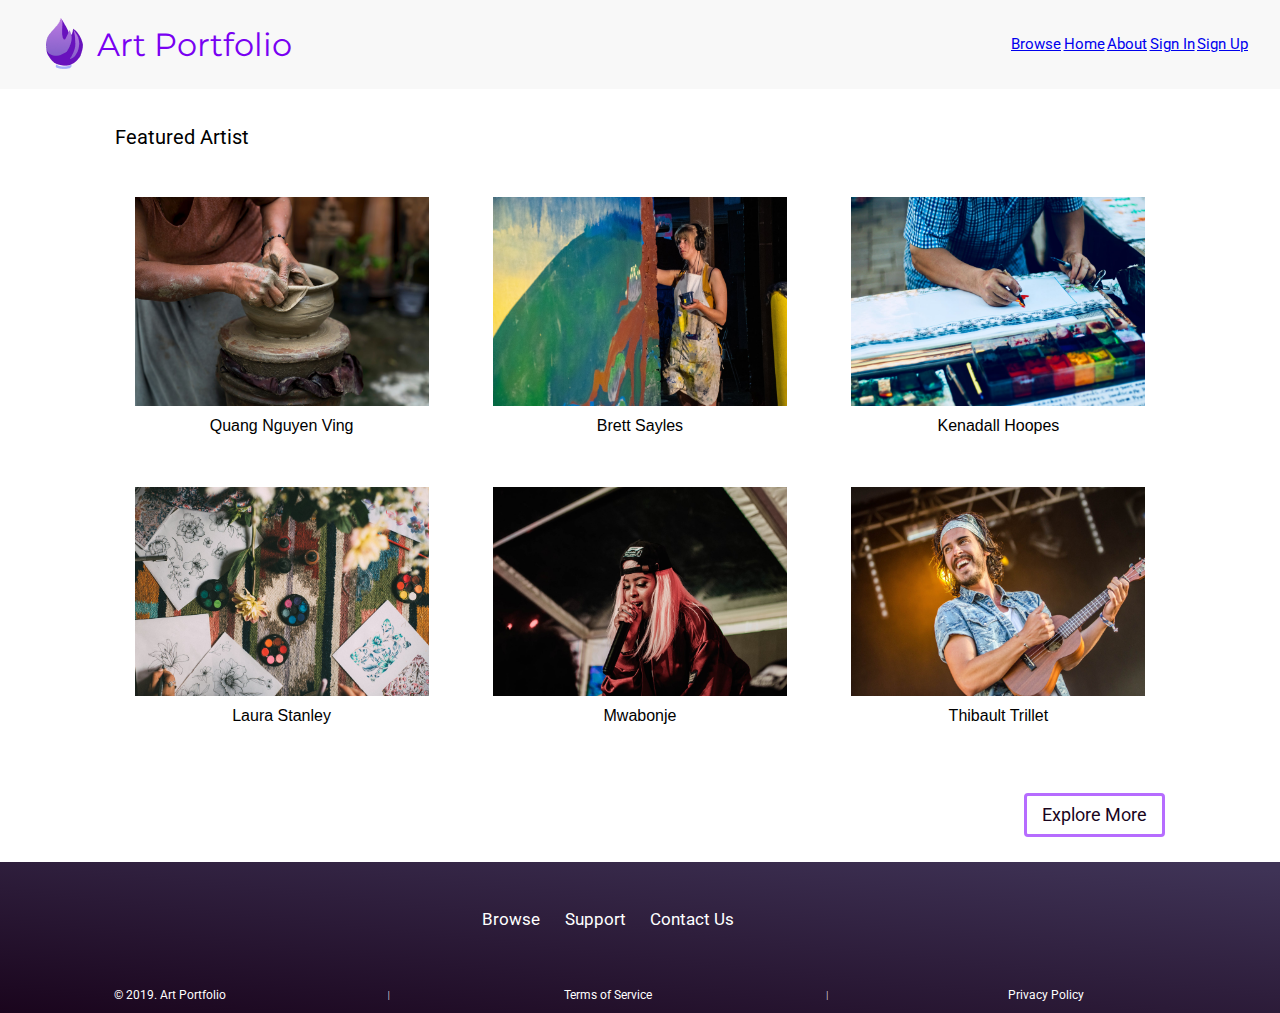
<file: index.html>
<!doctype html>

<html>
 <head>
    <title>Art-Portfolio</title>
    <link href="https://fonts.googleapis.com/css?family=Montserrat:800,900&display=swap" rel="stylesheet">
    <link href="https://fonts.googleapis.com/css?family=Roboto&display=swap" rel="stylesheet">
        <meta name="viewport" content="width=device-width, initial-scale=1, user-scalable=no" />
        <link rel="stylesheet" href="css/index.css" />
 </head>
    <body>
      <header>
        <div class='header-container'>
          <div class="logo-container">
            <figure class="logo">
              <a href="index.html"><img src="./img/small-logo.png" alt="logo"></a>
            </figure>
            <h1>Art Portfolio</h1>
          </div>
          <nav>
            <a href="#" class="browse">Browse</a>
            <a href="index.html" class="home-link">Home</a>
            <a href="about-us/about-us.html" class="about-link">About</a>
            <a href="#" class="sign-in">Sign In</a>
            <a href="#" class="sign-up">Sign Up</a>
          </nav>
        </div>
      </header>
        <div class="container home">
            <h2>Featured Artist</h2>
            <section class="main-container">
                <div class="img-content">
                    <img src="img/Quang Nguyen Vinh.jpeg"></img>
                    <p>Quang Nguyen Ving</p>
                </div>
                <div class="img-content">
                    <img src="img/Brett Sayles.jpeg"></img>
                    <p>Brett Sayles</p>
                </div>
                <div class="img-content">
                    <img src="img/Kenadall Hoopes.jpeg"></img>
                    <p>Kenadall Hoopes</p>
                </div>
                <div class="img-content">
                    <img src="img/Laura Stanley.jpeg"></img>
                    <p>Laura Stanley</p>
                </div>
                <div class="img-content">
                    <img src="img/Mwabonje.jpeg"></img>
                    <p>Mwabonje</p>
                </div>
                <div class="img-content">
                    <img src="img/Thibault Trillet.jpeg"></img>
                    <p>Thibault Trillet</p>
                </div>
            </section>
            <div class="main-link">
              <a href="#">Explore More</a>
            </div>
        </div>
      <footer>
        <div class='footer-container'>
          <section class="ft-links-top">
            <ul>
              <li class="browse"><a href="#">Browse</a></li>
              <li><a href="#">Support</a></li>
              <li><a href="#">Contact Us</a></li>
            </ul>
          </section>
          <section class= 'ft-links-btm'>
            <ul>
              <li class="btm-links"><a href="#">&copy 2019. Art Portfolio</a></li>
              <li class="separate">|</li>
              <li class="btm-links"><a href="#">Terms of Service</a></li>
              <li class="separate">|</li>
              <li class="btm-links"><a href="#">Privacy Policy</a></li>
            </ul>
          </section>
        </div>
      </footer>
    </body>
</html>
</file>
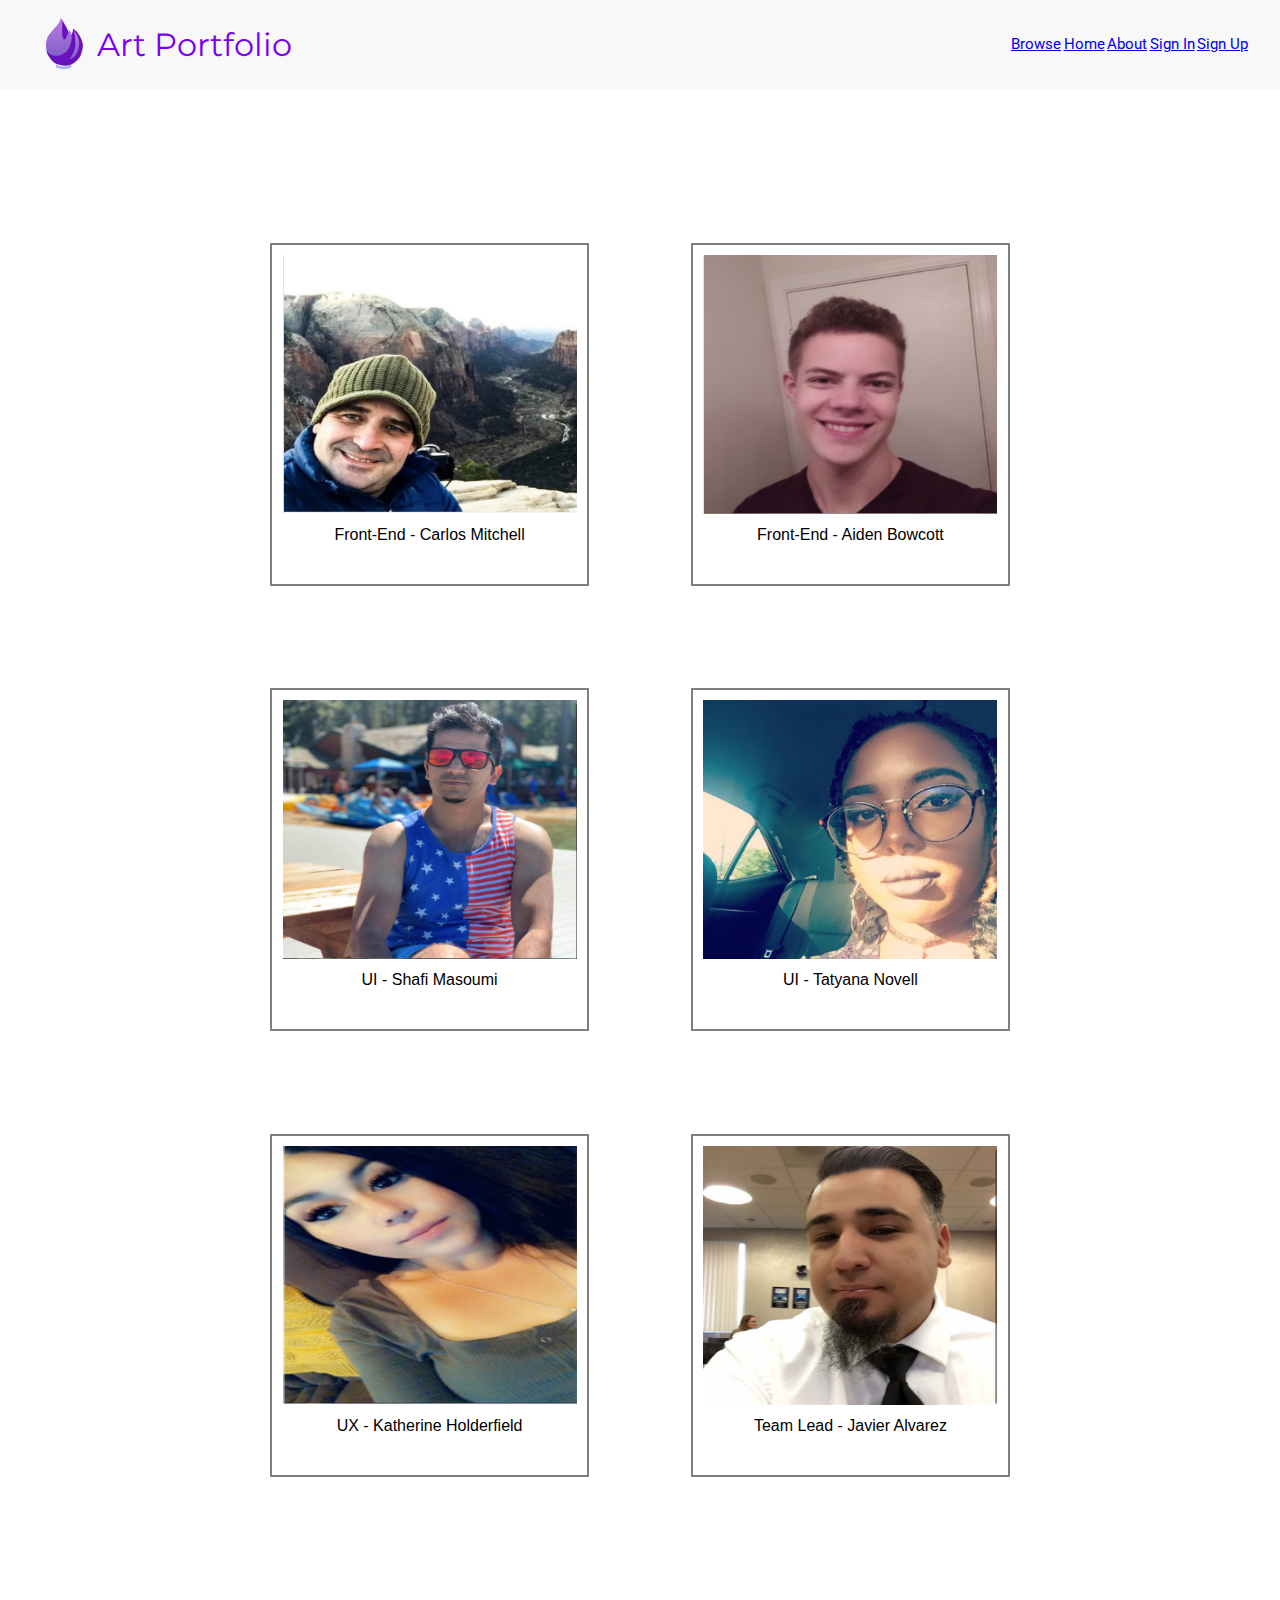
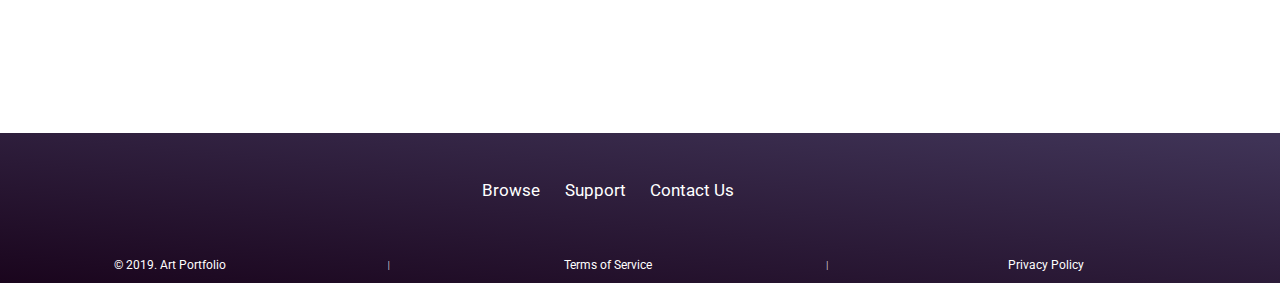
<file: about-us/about-us.html>
<!doctype html>

<html>
 <head>
    <title>Art-Portfolio</title>
    <link href="https://fonts.googleapis.com/css?family=Montserrat:800,900&display=swap" rel="stylesheet">
    <link href="https://fonts.googleapis.com/css?family=Roboto&display=swap" rel="stylesheet">
        <meta name="viewport" content="width=device-width, initial-scale=1, user-scalable=no" />
        <link rel="stylesheet" href="../css/index.css" />
 </head>
    <body>
      <header>
        <div class='header-container'>
          <div class="logo-container">
            <figure class="logo">
              <a href="../index.html"><img src="../img/small-logo.png" alt="logo"></a>
            </figure>
            <h1>Art Portfolio</h1>
          </div>
          <nav>
            <a href="#" class="browse">Browse</a>
            <a href="../index.html" class="home-link">Home</a>
            <a href="../about-us/about-us.html" class="about-link">About</a>
            <a href="#" class="sign-in">Sign In</a>
            <a href="#" class="sign-up">Sign Up</a>
          </nav>
        </div>
      </header>
        <div class="container home">
            <section id="about" class="main-container">
                <div class="img-content about-img">
                    <a href="https://github.com/Nebadon1"><img src="../img/carlos.png"></img></a>
                    <p>Front-End - Carlos Mitchell </p>
                </div>
                <div class="img-content about-img">
                    <a href="https://github.com/AidenBow"><img src="../img/aiden.png"></img></a>
                    <p>Front-End - Aiden Bowcott</p>
                </div>
                <div class="img-content about-img">
                    <a href="https://github.com/shafi2019"><img src="../img/shafi.png"></img></a>
                    <p>UI - Shafi Masoumi</p>
                </div>
                <div class="img-content about-img">
                    <a href="https://github.com/taty2010"><img src="../img/taty.jpg"></img></a>
                    <p>UI - Tatyana Novell</p>
                </div>
                <div class="img-content about-img">
                    <a href="#"><img src="../img/ash.png"></img></a>
                    <p>UX - Katherine Holderfield</p>
                </div>
                <div class="img-content about-img">
                    <a href="https://github.com/jalvarez2020"><img src="../img/javier.png"></img></a>
                    <p>Team Lead - Javier Alvarez</p>
                </div>
            </section>
        </div>
      <footer>
        <div class='footer-container'>
          <section class="ft-links-top">
            <ul>
              <li class="browse"><a href="#">Browse</a></li>
              <li><a href="#">Support</a></li>
              <li><a href="#">Contact Us</a></li>
            </ul>
          </section>
          <section class= 'ft-links-btm'>
            <ul>
              <li class="btm-links"><a href="#">&copy 2019. Art Portfolio</a></li>
              <li class="separate">|</li>
              <li class="btm-links"><a href="#">Terms of Service</a></li>
              <li class="separate">|</li>
              <li class="btm-links"><a href="#">Privacy Policy</a></li>
            </ul>
          </section>
        </div>
      </footer>
    </body>
</html>
</file>
<file: css/index.css>
.link-border {
  border: 3px solid #B66CFF;
  border-radius: 4px;
}
html,
body,
div,
span,
applet,
object,
iframe,
h1,
h2,
h3,
h4,
h5,
h6,
p,
blockquote,
pre,
a,
abbr,
acronym,
address,
big,
cite,
code,
del,
dfn,
em,
img,
ins,
kbd,
q,
s,
samp,
small,
strike,
strong,
sub,
sup,
tt,
var,
b,
u,
i,
center,
dl,
dt,
dd,
ol,
ul,
li,
fieldset,
form,
label,
legend,
table,
caption,
tbody,
tfoot,
thead,
tr,
th,
td,
article,
aside,
canvas,
details,
embed,
figure,
figcaption,
footer,
header,
hgroup,
menu,
nav,
output,
ruby,
section,
summary,
time,
mark,
audio,
video {
  margin: 0;
  padding: 0;
  border: 0;
  font-size: 100%;
  font: inherit;
  vertical-align: baseline;
}
/* HTML5 display-role reset for older browsers */
article,
aside,
details,
figcaption,
figure,
footer,
header,
hgroup,
menu,
nav,
section {
  display: block;
}
body {
  line-height: 1;
}
ol,
ul {
  list-style: none;
}
blockquote,
q {
  quotes: none;
}
blockquote:before,
blockquote:after,
q:before,
q:after {
  content: '';
  content: none;
}
table {
  border-collapse: collapse;
  border-spacing: 0;
}
html {
  font-size: 62.5%;
}
body {
  height: 100%;
  display: flex;
  flex-direction: column;
}
h2,
p,
a {
  font-family: 'Roboto', sans-serif;
}
h1 {
  font-family: 'Montserrat', sans-serif;
  font-size: 3.2rem;
  color: #7900F2;
}
h2 {
  font-size: 2rem;
  margin: 3% 0 3% 9%;
}
p {
  font-size: 1.6rem;
}
a {
  font-size: 1.5rem;
}
.container {
  max-width: 1480px;
  width: 100%;
  margin: 0 auto;
}
.header-container {
  background-color: #F8F8F8;
  display: flex;
  flex-flow: row wrap;
  justify-content: center;
  align-items: center;
  align-content: center;
  width: 100%;
  height: 89px;
}
@media (max-width: 768px) {
  .header-container {
    height: 120px;
  }
}
@media (max-width: 500px) {
  .header-container {
    height: auto;
    margin-bottom: 8%;
  }
}
@media (max-width: 768px) {
  .header-container h1 {
    text-align: center;
    margin-bottom: 2%;
  }
}
@media (max-width: 500px) {
  .header-container h1 {
    display: none;
  }
}
.logo-container {
  display: flex;
  flex-flow: row;
  justify-content: left;
  align-items: center;
  align-content: center;
  width: 55%;
}
@media (max-width: 500px) {
  .logo-container {
    width: 100%;
    justify-content: center;
  }
}
@media (max-width: 768px) {
  .logo-container {
    display: flex;
    flex-flow: row;
    justify-content: center;
    align-items: center;
    align-content: center;
  }
}
.logo-container .logo {
  margin: 0 2%;
}
@media (max-width: 768px) {
  .logo-container .logo {
    margin: 2% 2% 4%;
  }
}
@media (max-width: 768px) {
  .logo-container .logo img {
    width: 30px;
  }
}
@media (max-width: 500px) {
  .logo-container .logo img {
    width: 50px;
  }
}
nav {
  width: 40%;
  text-align: right;
}
@media (max-width: 768px) {
  nav {
    width: 100%;
    text-align: center;
  }
}
@media (max-width: 500px) {
  nav {
    display: flex;
    flex-direction: row-reverse;
  }
  nav:nth-child(4) {
    font-size: 2rem;
    margin: 3%;
    padding: 2% 5%;
  }
  nav .home-link,
  nav .browse {
    display: none;
  }
  nav a {
    width: 100%;
    justify-items: auto;
    padding: 0 2%;
    text-decoration: none;
    color: #1A051D;
    font-size: 1.8rem;
  }
  nav .sign-up {
    padding: 5%;
    border: 3px solid #B66CFF;
    border-radius: 4px;
  }
  nav .sign-in {
    padding: 5%;
  }
  nav .about-link {
    padding: 5%;
  }
}
a:hover {
  color: #DBA5F5;
}
footer {
  display: flex;
  flex-direction: column;
  margin-top: auto;
}
@media (max-width: 500px) {
  footer {
    position: unset;
  }
}
@media (max-width: 768px) {
  footer {
    position: unset;
  }
}
.footer-container {
  width: 100%;
  display: flex;
  flex-direction: column;
}
.footer-container {
  background: linear-gradient(185.95deg, #3F3356 3.26%, #1A051D 100%);
}
.footer-container ul {
  display: flex;
  flex-flow: row;
  justify-content: center;
  align-items: center;
  align-content: center;
  width: 95%;
}
.footer-container .ft-links-top ul li {
  margin: 4% 1%;
  color: #FFFFFF;
}
.footer-container .ft-links-top ul li a {
  text-decoration: none;
  color: #FFFFFF;
  font-size: 1.7rem;
}
.footer-container .ft-links-top ul li a:hover {
  color: #DBA5F5;
}
@media (max-width: 500px) {
  .ft-links-btm ul {
    width: 100%;
  }
}
.ft-links-btm li {
  margin: 1% 4%;
  color: #FFFFFF;
}
@media (max-width: 500px) {
  .ft-links-btm li {
    margin: 4% 0;
  }
}
.ft-links-btm li a {
  text-decoration: none;
  color: #FFFFFF;
  font-size: 1.2rem;
  padding: 0 5%;
}
.ft-links-btm li a:hover {
  color: #DBA5F5;
}
.btm-links {
  width: 35%;
  text-align: center;
}
@media (max-width: 500px) {
  .btm-links {
    width: 32.5%;
    text-align: center;
  }
}
html {
  height: 100%;
  box-sizing: border-box;
}
*,
*:before,
*:after {
  box-sizing: inherit;
}
.home {
  width: 100%;
}
@media (max-width: 500px) {
  .home {
    margin-bottom: 10%;
  }
  .home h2 {
    font-size: 3em;
    width: 100%;
    margin: 20px 30%;
  }
}
.home #about {
  display: flex;
  flex-flow: row wrap;
  justify-content: center;
  align-items: center;
  align-content: center;
  margin: 8% 10% 16% 10%;
}
@media (max-width: 768px) {
  .home #about {
    margin: 0;
  }
}
@media (max-width: 500px) {
  .home #about {
    margin: 20% 10% 16% 10%;
  }
}
.home .main-container {
  display: flex;
  flex-wrap: wrap;
  justify-content: space-between;
  margin-left: 8%;
  margin-right: 8%;
}
.home .main-container .img-content {
  padding: 1%;
  padding-bottom: 4%;
  margin: 0 auto;
}
.home .main-container .img-content img {
  width: 294px;
  height: 209px;
}
@media (max-width: 500px) {
  .home .main-container .img-content img {
    width: 100%;
    height: 230px;
  }
}
.home .main-container .img-content p {
  text-align: center;
  font-family: Arial, Helvetica, sans-serif;
  margin-top: 10px;
}
.main-link {
  width: 100%;
  display: flex;
  flex-flow: row;
  justify-content: flex-end;
  align-items: center;
  align-content: center;
}
@media (max-width: 768px) {
  .main-link {
    display: flex;
    flex-flow: row;
    justify-content: center;
    align-items: center;
    align-content: center;
  }
}
@media (max-width: 1024px) {
}
.main-link a {
  border: 3px solid #B66CFF;
  border-radius: 4px;
  margin: 2% 9%;
  padding: 10px 15px;
  text-decoration: none;
  color: #1A051D;
  font-size: 1.8rem;
}
.main-link a:hover {
  color: #DBA5F5;
}
#about {
  display: none;
}
#about .about-img {
  text-align: center;
  border: 2px gray solid;
  margin: 5%;
}
@media (max-width: 768px) {
  #about .about-img {
    border: 1px gray solid;
    margin: 1% 2% 3% 0;
  }
}
#about .about-img img {
  height: 259px;
}
</file>
